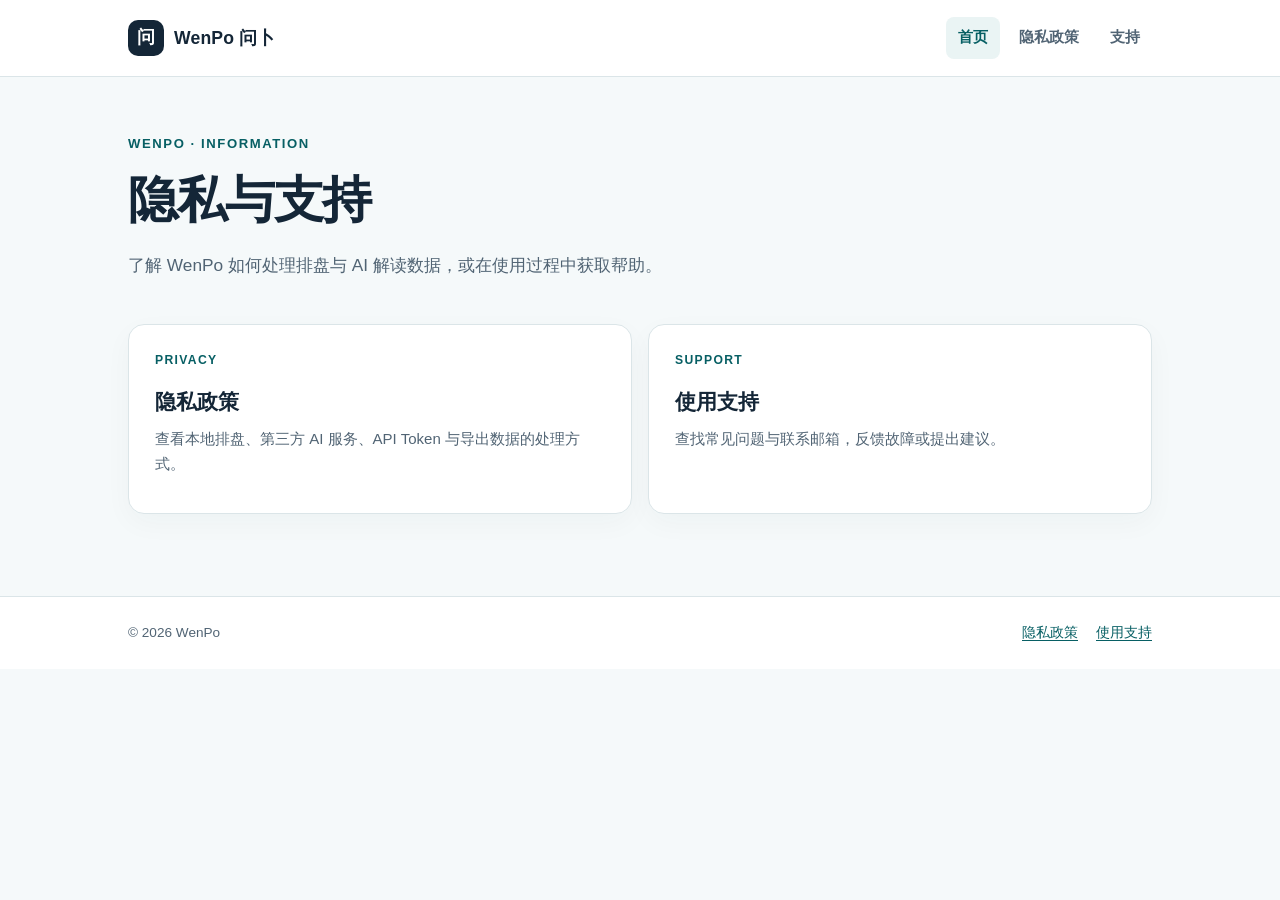
<file: index.html>
<!doctype html>
<html lang="zh-CN">
<head>
  <meta charset="utf-8">
  <meta name="viewport" content="width=device-width, initial-scale=1">
  <meta name="description" content="WenPo 问卜的隐私政策与使用支持。">
  <meta name="theme-color" content="#f5f9fa">
  <link rel="icon" href="favicon.svg" type="image/svg+xml">
  <title>隐私与支持 · WenPo 问卜</title>
  <link rel="stylesheet" href="styles.css">
</head>
<body>
  <a class="skip-link" href="#main">跳转到正文</a>
  <header class="site-header">
    <div class="header-inner">
      <a class="brand" href="./" aria-label="WenPo 首页"><span class="brand-mark" aria-hidden="true">问</span><span>WenPo 问卜</span></a>
      <nav class="nav" aria-label="主导航">
        <a href="./" aria-current="page">首页</a>
        <a href="privacy/">隐私政策</a>
        <a href="support/">支持</a>
      </nav>
    </div>
  </header>

  <main class="page-shell" id="main">
    <p class="eyebrow">WenPo · Information</p>
    <h1>隐私与支持</h1>
    <p class="lede">了解 WenPo 如何处理排盘与 AI 解读数据，或在使用过程中获取帮助。</p>

    <div class="link-grid">
      <a class="link-card" href="privacy/">
        <span class="card-kicker">Privacy</span>
        <span class="card-title">隐私政策</span>
        <span class="card-copy">查看本地排盘、第三方 AI 服务、API Token 与导出数据的处理方式。</span>
      </a>
      <a class="link-card" href="support/">
        <span class="card-kicker">Support</span>
        <span class="card-title">使用支持</span>
        <span class="card-copy">查找常见问题与联系邮箱，反馈故障或提出建议。</span>
      </a>
    </div>
  </main>

  <footer class="site-footer">
    <div class="footer-inner">
      <span>© 2026 WenPo</span>
      <nav aria-label="页脚导航"><a href="privacy/">隐私政策</a><a href="support/">使用支持</a></nav>
    </div>
  </footer>
</body>
</html>
</file>
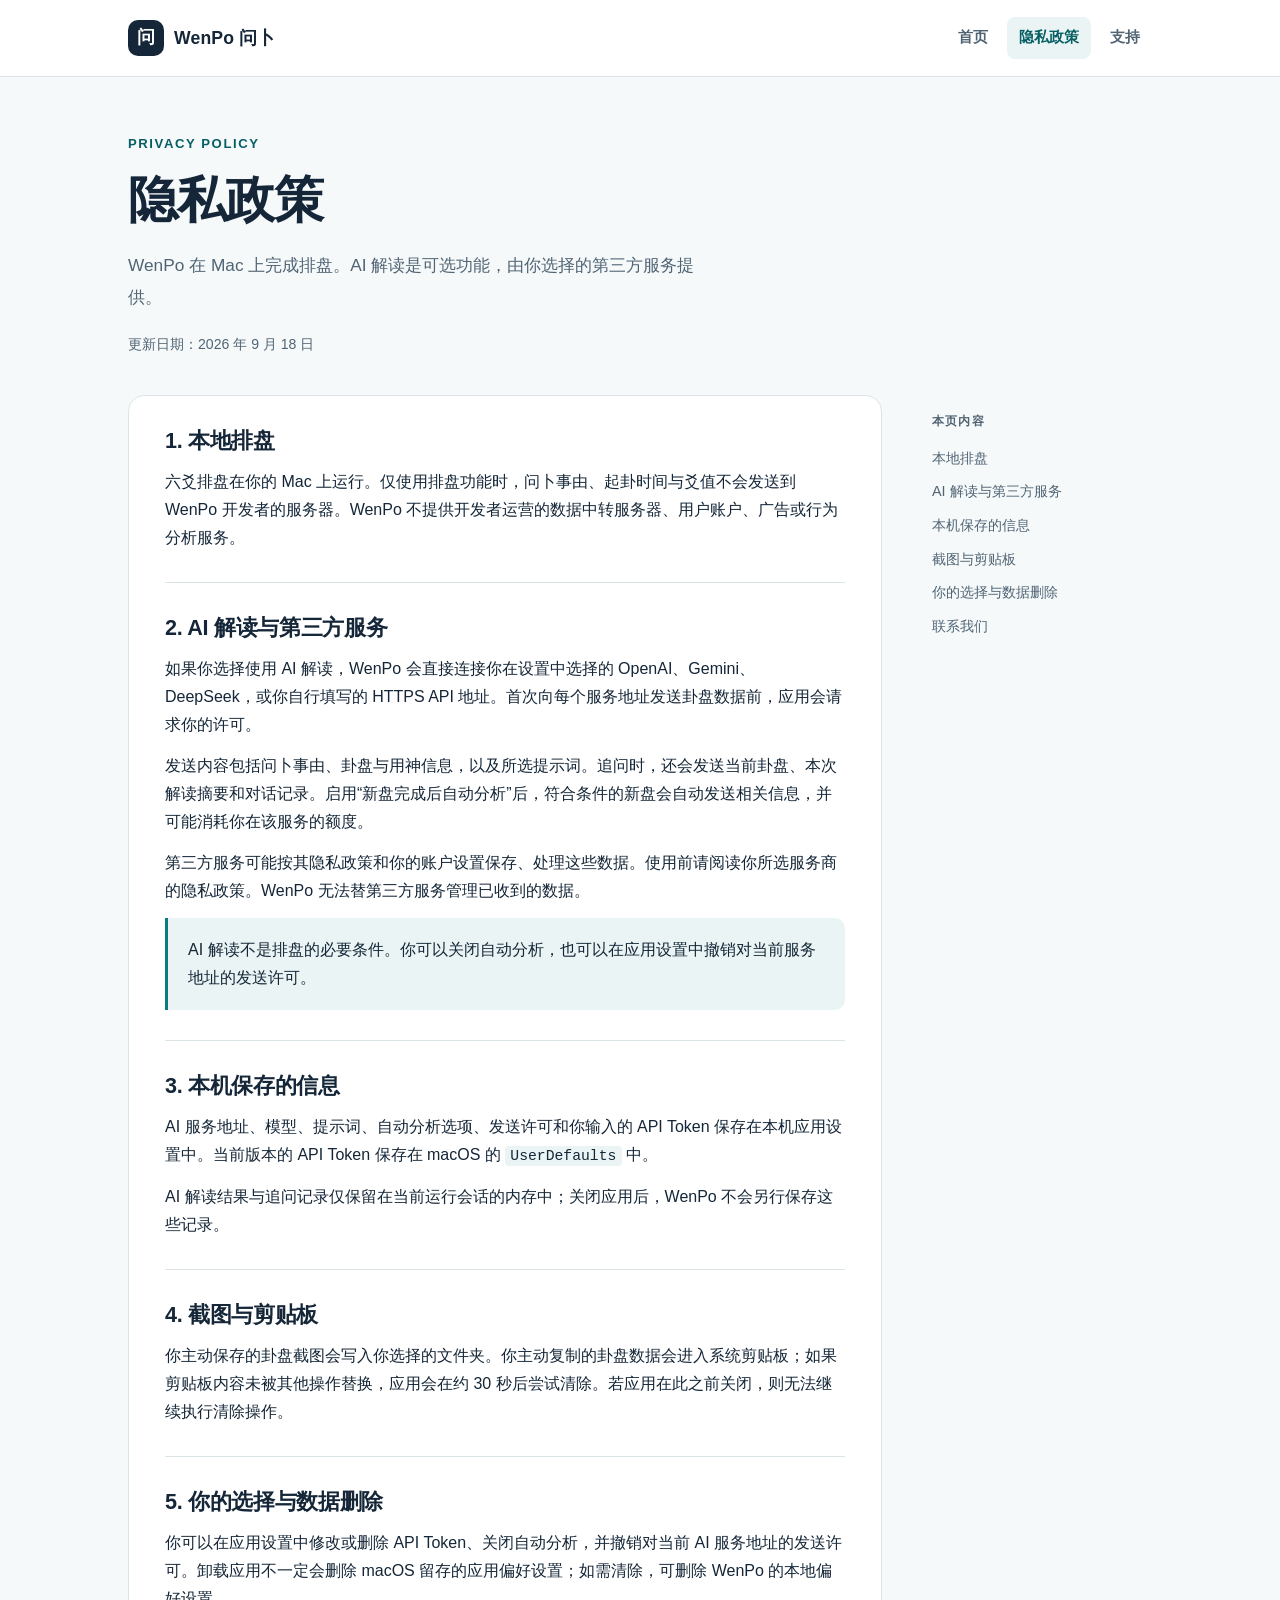
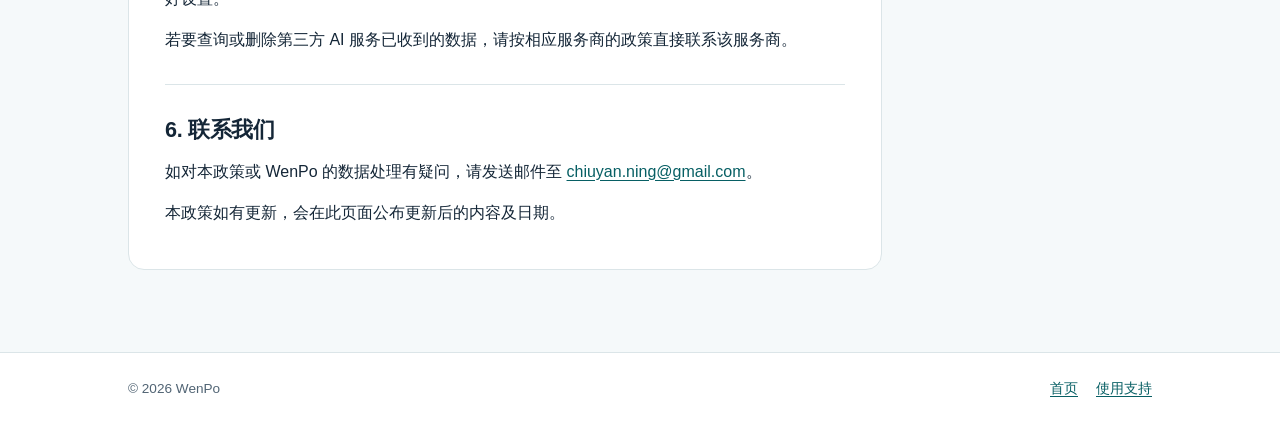
<file: privacy/index.html>
<!doctype html>
<html lang="zh-CN">
<head>
  <meta charset="utf-8">
  <meta name="viewport" content="width=device-width, initial-scale=1">
  <meta name="description" content="WenPo 问卜隐私政策：本地排盘、第三方 AI 解读、API Token 与用户导出数据。">
  <meta name="theme-color" content="#f5f9fa">
  <link rel="icon" href="../favicon.svg" type="image/svg+xml">
  <title>隐私政策 · WenPo 问卜</title>
  <link rel="stylesheet" href="../styles.css">
</head>
<body>
  <a class="skip-link" href="#main">跳转到正文</a>
  <header class="site-header">
    <div class="header-inner">
      <a class="brand" href="../" aria-label="WenPo 首页"><span class="brand-mark" aria-hidden="true">问</span><span>WenPo 问卜</span></a>
      <nav class="nav" aria-label="主导航">
        <a href="../">首页</a>
        <a href="./" aria-current="page">隐私政策</a>
        <a href="../support/">支持</a>
      </nav>
    </div>
  </header>

  <main class="page-shell" id="main">
    <p class="eyebrow">Privacy Policy</p>
    <h1>隐私政策</h1>
    <p class="lede">WenPo 在 Mac 上完成排盘。AI 解读是可选功能，由你选择的第三方服务提供。</p>
    <p class="meta">更新日期：2026 年 9 月 18 日</p>

    <div class="content-layout">
      <article class="article">
        <section id="local">
          <h2>1. 本地排盘</h2>
          <p>六爻排盘在你的 Mac 上运行。仅使用排盘功能时，问卜事由、起卦时间与爻值不会发送到 WenPo 开发者的服务器。WenPo 不提供开发者运营的数据中转服务器、用户账户、广告或行为分析服务。</p>
        </section>

        <section id="ai">
          <h2>2. AI 解读与第三方服务</h2>
          <p>如果你选择使用 AI 解读，WenPo 会直接连接你在设置中选择的 OpenAI、Gemini、DeepSeek，或你自行填写的 HTTPS API 地址。首次向每个服务地址发送卦盘数据前，应用会请求你的许可。</p>
          <p>发送内容包括问卜事由、卦盘与用神信息，以及所选提示词。追问时，还会发送当前卦盘、本次解读摘要和对话记录。启用“新盘完成后自动分析”后，符合条件的新盘会自动发送相关信息，并可能消耗你在该服务的额度。</p>
          <p>第三方服务可能按其隐私政策和你的账户设置保存、处理这些数据。使用前请阅读你所选服务商的隐私政策。WenPo 无法替第三方服务管理已收到的数据。</p>
          <div class="callout"><p>AI 解读不是排盘的必要条件。你可以关闭自动分析，也可以在应用设置中撤销对当前服务地址的发送许可。</p></div>
        </section>

        <section id="storage">
          <h2>3. 本机保存的信息</h2>
          <p>AI 服务地址、模型、提示词、自动分析选项、发送许可和你输入的 API Token 保存在本机应用设置中。当前版本的 API Token 保存在 macOS 的 <code>UserDefaults</code> 中。</p>
          <p>AI 解读结果与追问记录仅保留在当前运行会话的内存中；关闭应用后，WenPo 不会另行保存这些记录。</p>
        </section>

        <section id="export">
          <h2>4. 截图与剪贴板</h2>
          <p>你主动保存的卦盘截图会写入你选择的文件夹。你主动复制的卦盘数据会进入系统剪贴板；如果剪贴板内容未被其他操作替换，应用会在约 30 秒后尝试清除。若应用在此之前关闭，则无法继续执行清除操作。</p>
        </section>

        <section id="choices">
          <h2>5. 你的选择与数据删除</h2>
          <p>你可以在应用设置中修改或删除 API Token、关闭自动分析，并撤销对当前 AI 服务地址的发送许可。卸载应用不一定会删除 macOS 留存的应用偏好设置；如需清除，可删除 WenPo 的本地偏好设置。</p>
          <p>若要查询或删除第三方 AI 服务已收到的数据，请按相应服务商的政策直接联系该服务商。</p>
        </section>

        <section id="contact">
          <h2>6. 联系我们</h2>
          <p>如对本政策或 WenPo 的数据处理有疑问，请发送邮件至 <a href="mailto:chiuyan.ning@gmail.com">chiuyan.ning@gmail.com</a>。</p>
          <p>本政策如有更新，会在此页面公布更新后的内容及日期。</p>
        </section>
      </article>

      <aside class="toc" aria-label="本页目录">
        <p class="toc-title">本页内容</p>
        <a href="#local">本地排盘</a>
        <a href="#ai">AI 解读与第三方服务</a>
        <a href="#storage">本机保存的信息</a>
        <a href="#export">截图与剪贴板</a>
        <a href="#choices">你的选择与数据删除</a>
        <a href="#contact">联系我们</a>
      </aside>
    </div>
  </main>

  <footer class="site-footer">
    <div class="footer-inner">
      <span>© 2026 WenPo</span>
      <nav aria-label="页脚导航"><a href="../">首页</a><a href="../support/">使用支持</a></nav>
    </div>
  </footer>
</body>
</html>
</file>
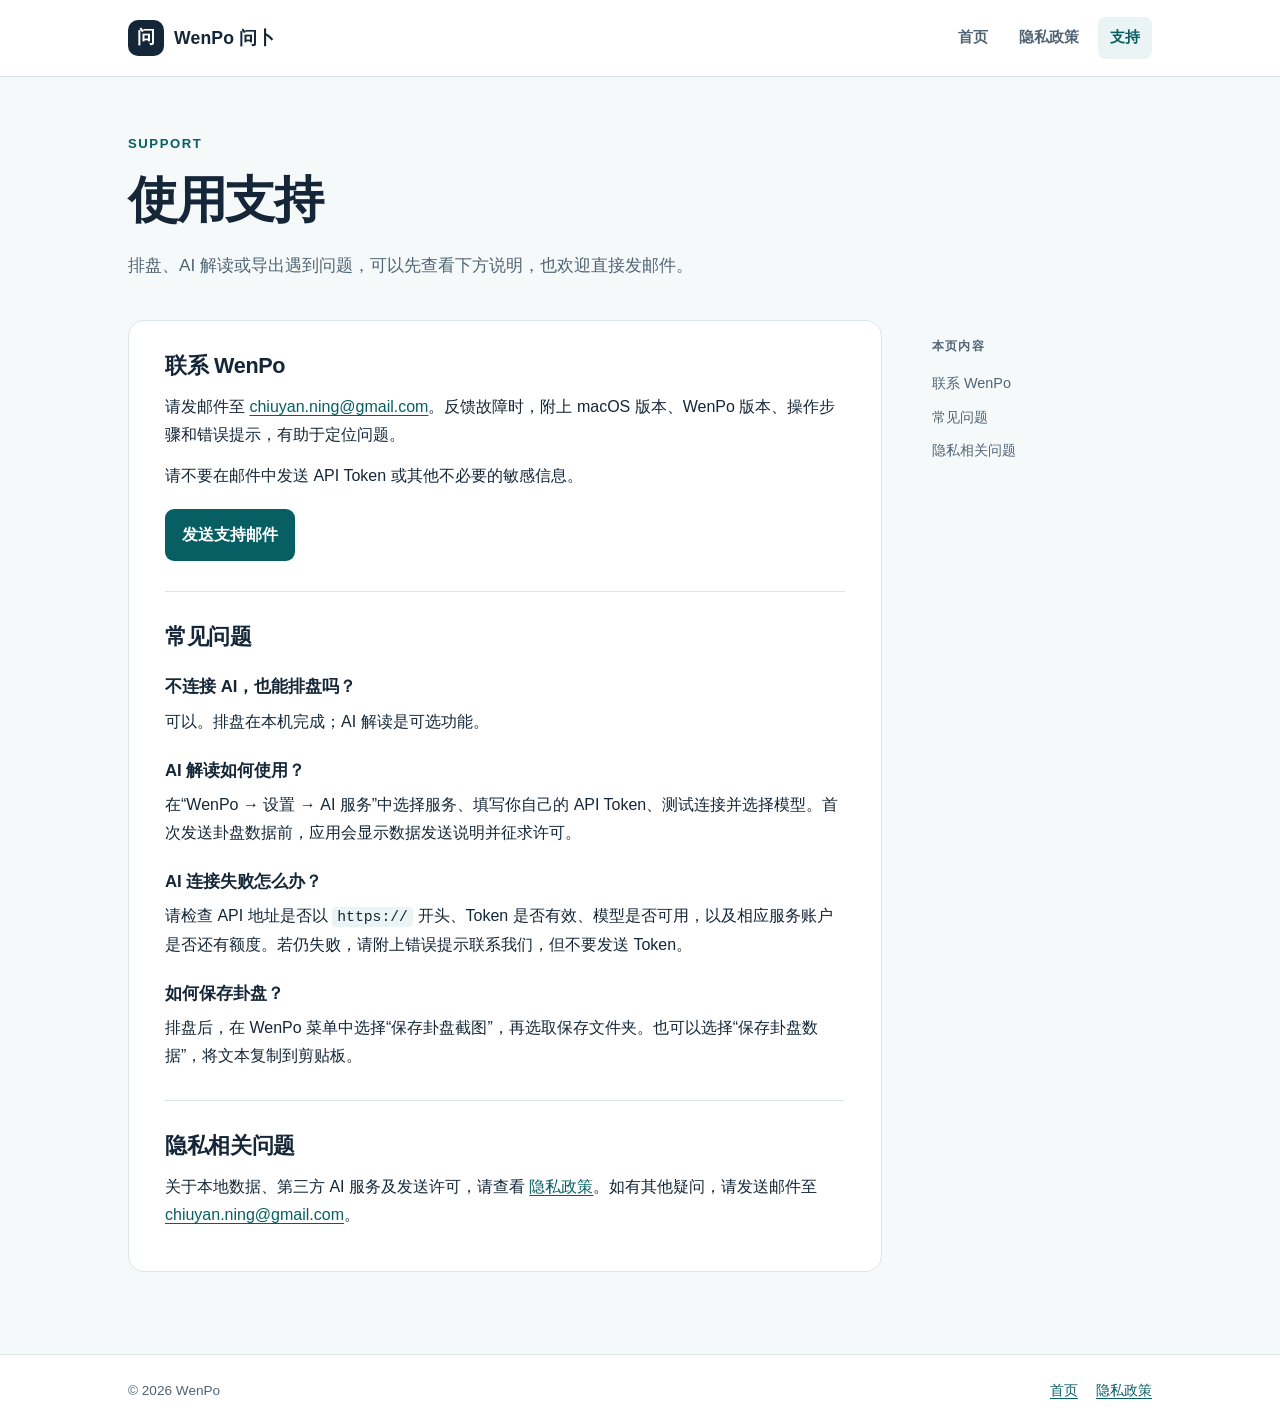
<file: support/index.html>
<!doctype html>
<html lang="zh-CN">
<head>
  <meta charset="utf-8">
  <meta name="viewport" content="width=device-width, initial-scale=1">
  <meta name="description" content="WenPo 问卜使用支持：常见问题、故障反馈与联系邮箱。">
  <meta name="theme-color" content="#f5f9fa">
  <link rel="icon" href="../favicon.svg" type="image/svg+xml">
  <title>使用支持 · WenPo 问卜</title>
  <link rel="stylesheet" href="../styles.css">
</head>
<body>
  <a class="skip-link" href="#main">跳转到正文</a>
  <header class="site-header">
    <div class="header-inner">
      <a class="brand" href="../" aria-label="WenPo 首页"><span class="brand-mark" aria-hidden="true">问</span><span>WenPo 问卜</span></a>
      <nav class="nav" aria-label="主导航">
        <a href="../">首页</a>
        <a href="../privacy/">隐私政策</a>
        <a href="./" aria-current="page">支持</a>
      </nav>
    </div>
  </header>

  <main class="page-shell" id="main">
    <p class="eyebrow">Support</p>
    <h1>使用支持</h1>
    <p class="lede">排盘、AI 解读或导出遇到问题，可以先查看下方说明，也欢迎直接发邮件。</p>

    <div class="content-layout">
      <article class="article">
        <section id="contact">
          <h2>联系 WenPo</h2>
          <p>请发邮件至 <a href="mailto:chiuyan.ning@gmail.com">chiuyan.ning@gmail.com</a>。反馈故障时，附上 macOS 版本、WenPo 版本、操作步骤和错误提示，有助于定位问题。</p>
          <p>请不要在邮件中发送 API Token 或其他不必要的敏感信息。</p>
          <a class="contact-link" href="mailto:chiuyan.ning@gmail.com?subject=WenPo%20%E4%BD%BF%E7%94%A8%E6%94%AF%E6%8C%81">发送支持邮件</a>
        </section>

        <section id="faq">
          <h2>常见问题</h2>
          <h3>不连接 AI，也能排盘吗？</h3>
          <p>可以。排盘在本机完成；AI 解读是可选功能。</p>
          <h3>AI 解读如何使用？</h3>
          <p>在“WenPo → 设置 → AI 服务”中选择服务、填写你自己的 API Token、测试连接并选择模型。首次发送卦盘数据前，应用会显示数据发送说明并征求许可。</p>
          <h3>AI 连接失败怎么办？</h3>
          <p>请检查 API 地址是否以 <code>https://</code> 开头、Token 是否有效、模型是否可用，以及相应服务账户是否还有额度。若仍失败，请附上错误提示联系我们，但不要发送 Token。</p>
          <h3>如何保存卦盘？</h3>
          <p>排盘后，在 WenPo 菜单中选择“保存卦盘截图”，再选取保存文件夹。也可以选择“保存卦盘数据”，将文本复制到剪贴板。</p>
        </section>

        <section id="privacy">
          <h2>隐私相关问题</h2>
          <p>关于本地数据、第三方 AI 服务及发送许可，请查看 <a href="../privacy/">隐私政策</a>。如有其他疑问，请发送邮件至 <a href="mailto:chiuyan.ning@gmail.com">chiuyan.ning@gmail.com</a>。</p>
        </section>
      </article>

      <aside class="toc" aria-label="本页目录">
        <p class="toc-title">本页内容</p>
        <a href="#contact">联系 WenPo</a>
        <a href="#faq">常见问题</a>
        <a href="#privacy">隐私相关问题</a>
      </aside>
    </div>
  </main>

  <footer class="site-footer">
    <div class="footer-inner">
      <span>© 2026 WenPo</span>
      <nav aria-label="页脚导航"><a href="../">首页</a><a href="../privacy/">隐私政策</a></nav>
    </div>
  </footer>
</body>
</html>
</file>
<file: styles.css>
:root {
  color-scheme: light;
  --ink: #142637;
  --muted: #516474;
  --accent: #087c82;
  --accent-dark: #075f64;
  --line: #dbe5e8;
  --surface: #ffffff;
  --background: #f5f9fa;
  --soft: #eaf4f4;
  font-family: -apple-system, BlinkMacSystemFont, "SF Pro Text", "PingFang SC", "Hiragino Sans GB", "Microsoft YaHei", sans-serif;
  font-size: 16px;
  line-height: 1.75;
}

* { box-sizing: border-box; }
html { scroll-behavior: smooth; }
body { margin: 0; background: var(--background); color: var(--ink); }
a { color: var(--accent-dark); text-underline-offset: 0.2em; }
a:hover { color: var(--accent); }
a:focus-visible { outline: 3px solid var(--accent); outline-offset: 4px; border-radius: 2px; }
.skip-link { position: absolute; top: -5rem; left: 1rem; z-index: 10; padding: 0.5rem 0.8rem; background: white; }
.skip-link:focus { top: 0.6rem; }

.site-header { background: var(--surface); border-bottom: 1px solid var(--line); }
.header-inner, .page-shell, .footer-inner { max-width: 1080px; margin: 0 auto; padding-left: 28px; padding-right: 28px; }
.header-inner { min-height: 76px; display: flex; align-items: center; justify-content: space-between; gap: 24px; }
.brand { display: inline-flex; align-items: center; gap: 10px; color: var(--ink); text-decoration: none; font-size: 1.1rem; font-weight: 720; letter-spacing: 0.01em; white-space: nowrap; }
.brand-mark { display: inline-grid; place-items: center; width: 36px; height: 36px; border-radius: 10px; background: var(--ink); color: white; font-size: 1.12rem; line-height: 1; }
.nav { display: flex; align-items: center; gap: 7px; }
.nav a { padding: 8px 12px; color: var(--muted); text-decoration: none; font-size: 0.92rem; font-weight: 600; border-radius: 8px; }
.nav a:hover, .nav a[aria-current="page"] { background: var(--soft); color: var(--accent-dark); }

.page-shell { padding-top: 56px; padding-bottom: 82px; }
.eyebrow { margin: 0 0 14px; color: var(--accent-dark); font-size: 0.82rem; font-weight: 700; letter-spacing: 0.12em; text-transform: uppercase; }
h1 { margin: 0; max-width: 20ch; font-size: clamp(2rem, 5vw, 3.1rem); line-height: 1.25; letter-spacing: -0.03em; }
.lede { max-width: 62ch; margin: 18px 0 0; color: var(--muted); font-size: 1.08rem; line-height: 1.85; }
.meta { color: var(--muted); font-size: 0.88rem; margin: 18px 0 0; }

.link-grid { display: grid; grid-template-columns: repeat(2, minmax(0, 1fr)); gap: 16px; margin-top: 42px; }
.link-card { display: block; min-height: 190px; padding: 25px 26px; border: 1px solid var(--line); border-radius: 16px; background: var(--surface); color: var(--ink); text-decoration: none; box-shadow: 0 9px 28px rgba(18, 47, 59, 0.035); transition: transform 150ms ease, border-color 150ms ease, box-shadow 150ms ease; }
.link-card:hover { transform: translateY(-2px); border-color: #9cc8cb; box-shadow: 0 14px 32px rgba(18, 47, 59, 0.075); color: var(--ink); }
.card-kicker { display: block; margin-bottom: 17px; color: var(--accent-dark); font-size: 0.76rem; font-weight: 700; letter-spacing: 0.11em; text-transform: uppercase; }
.card-title { display: block; font-size: 1.33rem; font-weight: 700; line-height: 1.35; }
.card-copy { display: block; margin-top: 10px; color: var(--muted); font-size: 0.94rem; line-height: 1.65; }

.content-layout { display: grid; grid-template-columns: minmax(0, 1fr) 220px; gap: 50px; align-items: start; margin-top: 38px; }
.article { min-width: 0; padding: 30px 36px 42px; background: var(--surface); border: 1px solid var(--line); border-radius: 16px; }
.article section + section { border-top: 1px solid var(--line); margin-top: 30px; padding-top: 30px; }
.article h2 { margin: 0 0 12px; font-size: 1.35rem; line-height: 1.4; letter-spacing: -0.015em; }
.article h3 { margin: 22px 0 8px; font-size: 1.05rem; line-height: 1.5; }
.article p { margin: 0 0 13px; }
.article p:last-child { margin-bottom: 0; }
.article ul { margin: 0; padding-left: 1.25em; }
.article li + li { margin-top: 7px; }
.article code { padding: 0.12em 0.35em; border-radius: 4px; background: var(--soft); font-size: 0.92em; overflow-wrap: anywhere; }
.toc { position: sticky; top: 28px; padding: 16px 0; }
.toc-title { margin: 0 0 10px; color: var(--muted); font-size: 0.76rem; font-weight: 700; letter-spacing: 0.1em; text-transform: uppercase; }
.toc a { display: block; padding: 6px 0; color: var(--muted); font-size: 0.9rem; text-decoration: none; line-height: 1.5; }
.toc a:hover { color: var(--accent-dark); }
.callout { padding: 18px 20px; background: var(--soft); border-left: 3px solid var(--accent); border-radius: 0 10px 10px 0; }
.contact-link { display: inline-flex; margin-top: 6px; padding: 12px 17px; border-radius: 9px; background: var(--accent-dark); color: white; text-decoration: none; font-weight: 650; overflow-wrap: anywhere; }
.contact-link:hover { background: var(--accent); color: white; }

.site-footer { border-top: 1px solid var(--line); background: var(--surface); }
.footer-inner { padding-top: 24px; padding-bottom: 24px; display: flex; flex-wrap: wrap; justify-content: space-between; gap: 12px; color: var(--muted); font-size: 0.85rem; }
.footer-inner nav { display: flex; gap: 18px; }

@media (max-width: 760px) {
  .header-inner, .page-shell, .footer-inner { padding-left: 20px; padding-right: 20px; }
  .header-inner { min-height: 70px; }
  .nav a { padding: 7px 8px; font-size: 0.86rem; }
  .page-shell { padding-top: 42px; padding-bottom: 58px; }
  .link-grid { grid-template-columns: 1fr; margin-top: 32px; }
  .link-card { min-height: 0; }
  .content-layout { display: block; margin-top: 30px; }
  .article { padding: 24px 21px 30px; }
  .toc { display: none; }
}

@media (max-width: 390px) {
  .brand { font-size: 1rem; }
  .brand-mark { width: 32px; height: 32px; }
  .nav { gap: 0; }
  .nav a { padding: 6px; }
}

@media (prefers-reduced-motion: reduce) {
  html { scroll-behavior: auto; }
  .link-card { transition: none; }
}

@media print {
  body, .site-header, .site-footer { background: white; }
  .site-header, .site-footer, .toc { display: none; }
  .page-shell { max-width: none; padding: 0; }
  .content-layout { display: block; }
  .article { border: 0; padding: 0; }
}
</file>
